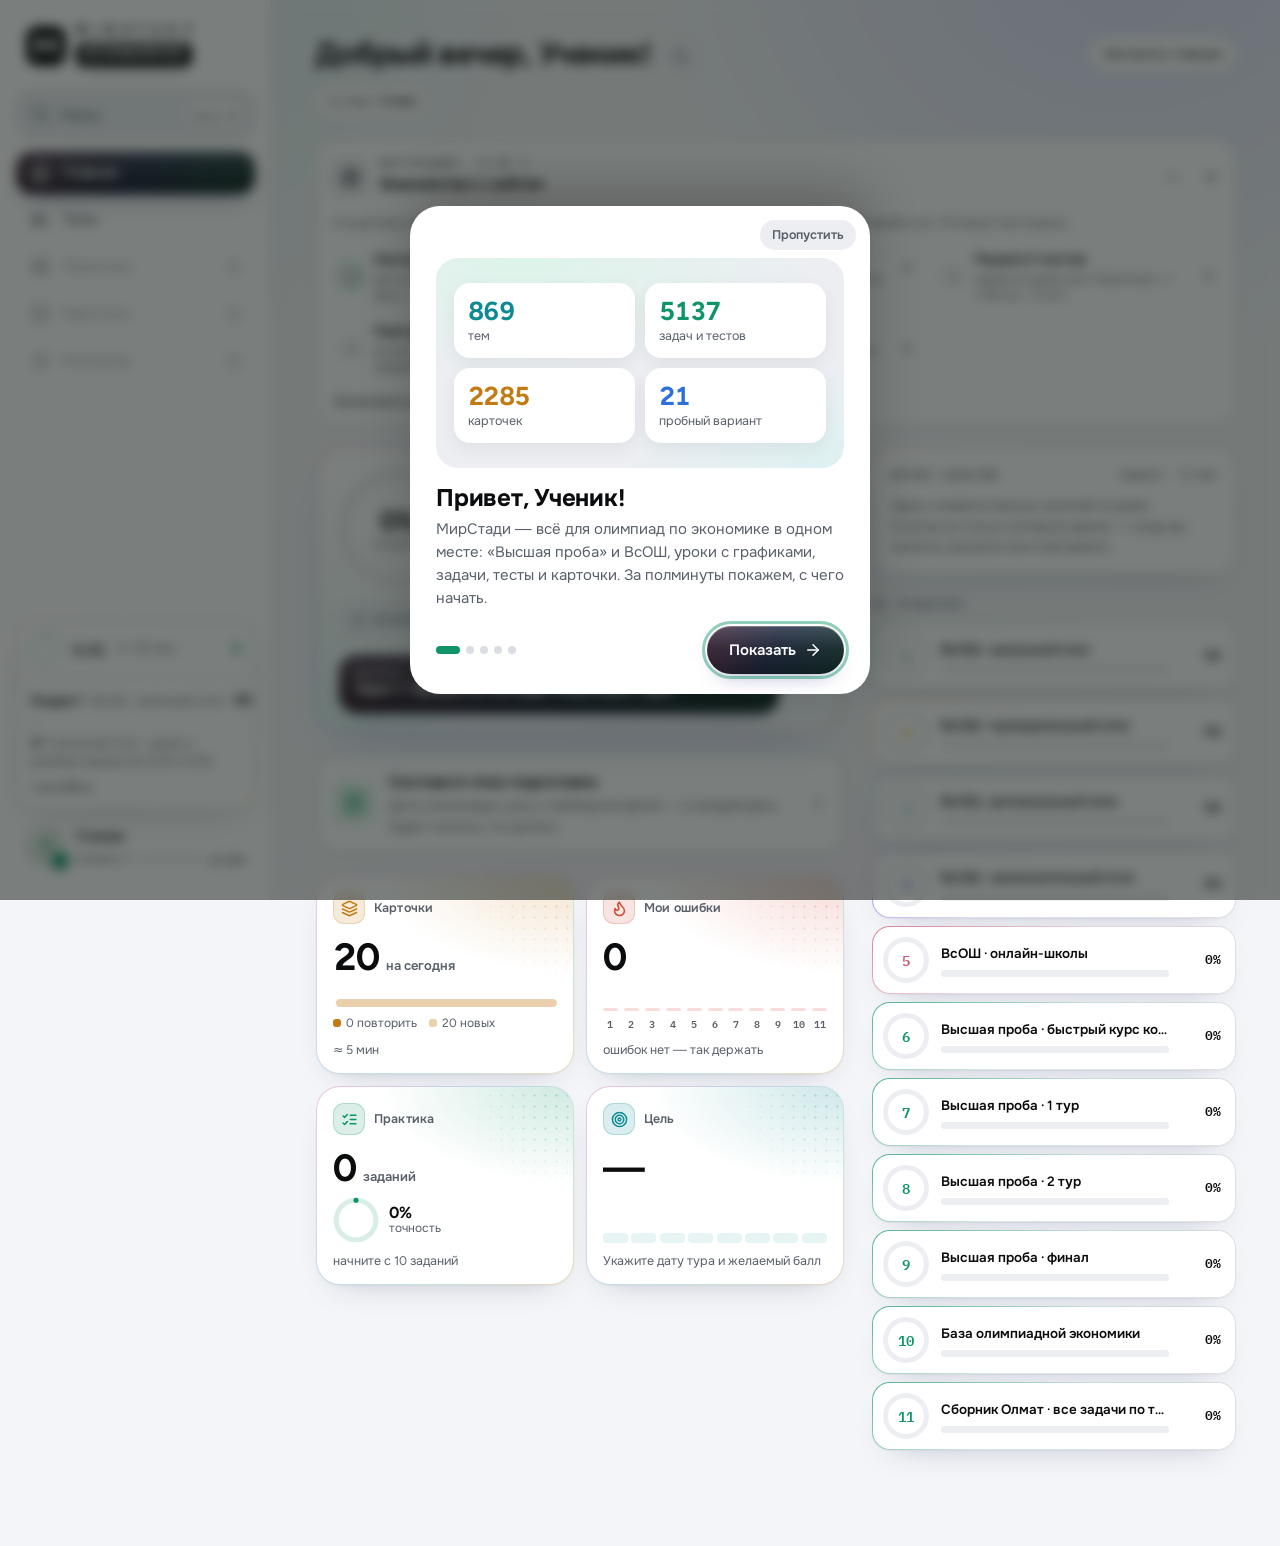
<file: index.html>
<!doctype html>
<html lang="ru" data-theme="light">
  <head>
<!--watchdog--><script>
(function(){
  var shown=false;
  function root(){return document.getElementById('root')}
  function show(msg){
    if(shown)return;shown=true;
    var d=document.createElement('div');d.id='ms-boot-fail';
    d.style.cssText='position:fixed;inset:0;display:flex;align-items:center;justify-content:center;flex-direction:column;gap:14px;background:#07080b;color:#e8e8ef;font:16px/1.45 system-ui,sans-serif;z-index:99999;padding:24px;text-align:center';
    d.innerHTML='<b style="font-size:20px">Тренажёр не загрузился</b><span style="max-width:520px;color:#a9a9b8"></span><button type="button" style="padding:10px 20px;border-radius:12px;border:0;background:#8b7cf6;color:#fff;font:600 15px system-ui,sans-serif;cursor:pointer">Обновить страницу</button>';
    d.querySelector('span').textContent=msg;
    d.querySelector('button').onclick=function(){location.reload()};
    (document.body||document.documentElement).appendChild(d);
  }
  function retryOnce(){try{if(!sessionStorage.getItem('ms-boot-retry')){sessionStorage.setItem('ms-boot-retry','1');location.reload();return true}}catch(_){}return false}
  window.addEventListener('error',function(e){
    var t=e.target;
    if(t&&t.tagName&&/^(SCRIPT|LINK)$/.test(t.tagName)&&/assets\/index-/.test(t.src||t.href||'')){
      if(!retryOnce())show('Не удалось скачать файлы приложения — обычно помогает обновление страницы.');
      return;
    }
    var m=(e&&e.message)||'';
    setTimeout(function(){var r=root();if(r&&!r.children.length)show('Ошибка запуска: '+m)},1500);
  },true);
  setTimeout(function(){var r=root();if(r&&!r.children.length)show('Приложение долго не запускается. Попробуй обновить страницу.')},25000);
  window.addEventListener('load',function(){setTimeout(function(){try{sessionStorage.removeItem('ms-boot-retry')}catch(_){}},15000)});
})();
</script><!--/watchdog-->
    <meta charset="utf-8" />
    <meta name="copyright" content="© 2026 МирСтади. Все права защищены." />
    <meta name="robots" content="noai, noimageai" />
    <meta name="viewport" content="width=device-width, initial-scale=1, viewport-fit=cover" />
    <meta name="theme-color" content="#FAFAF8" />
    <meta name="description" content="МирСтади · Экономика — подготовка к олимпиадам «Высшая проба» и ВсОШ по экономике: уроки с интерактивными графиками, задачи с разбором, тесты, карточки и пробные варианты." />
    <link rel="icon" href="./favicon.svg" type="image/svg+xml" />
    <link rel="manifest" href="./manifest.webmanifest" />
    <link rel="apple-touch-icon" href="./icons/apple-touch-icon.png" />
    <meta name="apple-mobile-web-app-capable" content="yes" />
    <meta name="mobile-web-app-capable" content="yes" />
    <meta name="apple-mobile-web-app-title" content="МирСтади Экономика" />
    <meta name="apple-mobile-web-app-status-bar-style" content="default" />
    <title>МирСтади · Экономика</title>
    <script>
      // Свой «ящик» в памяти браузера: сайты МирСтади живут на одном домене
      // (emir-html.github.io) и в одном окне Telegram, поэтому все ключи localStorage получают приставку «econ|».
      (function () {
        try {
          var P = Storage.prototype, LS = window.localStorage, X = "econ|";
          var g = P.getItem, s = P.setItem, r = P.removeItem;
          P.getItem = function (k) { return g.call(this, this === LS ? X + k : k); };
          P.setItem = function (k, v) { return s.call(this, this === LS ? X + k : k, v); };
          P.removeItem = function (k) { return r.call(this, this === LS ? X + k : k); };
        } catch (e) {}
      })();
    </script>
    <script>
      // Открыто как мини-приложение Telegram? Тогда подключаем его официальный скрипт (лежит рядом,
      // без обращения к telegram.org) — до запуска приложения, чтобы данные Telegram были готовы сразу.
      (function () {
        var tg = false;
        try {
          tg = /tgWebApp/.test(location.hash + location.search) ||
            !!sessionStorage.getItem("__telegram__initParams") || !!window.TelegramWebviewProxy;
        } catch (e) {}
        if (tg) document.write('<script src="./tg-web-app.js"><\/script>');
      })();
    </script>
    <script>
      // тема до загрузки приложения — чтобы не было «вспышки» светлого фона
      try {
        var t = localStorage.getItem("ms:theme") || "auto";
        var tgs = window.Telegram && window.Telegram.WebApp && window.Telegram.WebApp.initData && window.Telegram.WebApp.colorScheme;
        var dark = t === "dark" || (t === "auto" && (tgs ? tgs === "dark" : window.matchMedia("(prefers-color-scheme: dark)").matches));
        document.documentElement.setAttribute("data-theme", dark ? "dark" : "light");
      } catch (e) {}
    </script>
    <script type="module" crossorigin src="./assets/index-b595ad9f.js"></script>
    <link rel="stylesheet" crossorigin href="./assets/index-c2824091.css">
  </head>
  <body>
<!--splash-->
<style>
#ms-splash{position:fixed;inset:0;z-index:2147483000;overflow:hidden;pointer-events:auto;--H:clamp(58px,min(18vw,16vh),150px);
  --sp-bg:#F2F3F5;--sp-glow:rgba(0,0,0,.07);--sp-blob:rgba(120,128,140,.30);
  --liq1:radial-gradient(circle at 34% 28%,#5A5F68 0,#1A1C20 45%,#000 80%);--liq2:linear-gradient(180deg,#E4E7EB 0%,#B9BFC8 55%,#8D939C 100%);
  --beam:linear-gradient(90deg,rgba(40,44,50,0),rgba(40,44,50,.35) 60%,rgba(20,22,26,.75))}
:root[data-theme=dark] #ms-splash{--sp-bg:#000;--sp-glow:rgba(255,255,255,.11);--sp-blob:rgba(200,206,214,.20);
  --liq1:radial-gradient(circle at 34% 28%,#8A9099 0,#2A2D33 42%,#0A0A0A 82%);--liq2:linear-gradient(180deg,#FFF 0%,#E6E9ED 45%,#B4BAC3 100%);
  --beam:linear-gradient(90deg,rgba(255,255,255,0),rgba(214,219,226,.38) 55%,rgba(255,255,255,.85))}
#ms-splash .mss-back{position:absolute;inset:0;background:radial-gradient(70% 55% at 50% 48%,var(--sp-glow),transparent 75%),var(--sp-bg)}
#ms-splash .mss-back::after{content:"";position:absolute;inset:0;opacity:.05;background-image:url("data:image/svg+xml,%3Csvg xmlns='http://www.w3.org/2000/svg' width='160' height='160'%3E%3Cfilter id='n'%3E%3CfeTurbulence type='fractalNoise' baseFrequency='.9' numOctaves='2' stitchTiles='stitch'/%3E%3CfeColorMatrix values='0 0 0 0 .5 0 0 0 0 .5 0 0 0 0 .5 0 0 0 .55 0'/%3E%3C/filter%3E%3Crect width='160' height='160' filter='url(%23n)'/%3E%3C/svg%3E");background-size:160px 160px}
#ms-splash .mss-ring{position:absolute;left:0;top:0;border-radius:50%;border:1.5px solid rgba(10,10,12,.45);opacity:0;pointer-events:none}
:root[data-theme=dark] #ms-splash .mss-ring{border-color:rgba(255,255,255,.75)}
#ms-splash .mss-fx{position:absolute;left:0;top:0;width:100%;height:100%;pointer-events:none;display:block}
#ms-splash .mss-goo{position:absolute;pointer-events:none}
#ms-splash .mss-goo canvas{position:absolute;left:0;top:0;width:100%;height:100%}
#ms-splash .mss-g,#ms-splash .mss-bar{position:absolute;left:0;top:0;visibility:hidden}
#ms-splash .mss-bar{transform-origin:0 50%}
#ms-splash .mss-world{position:absolute;inset:0}
#ms-splash .mss-stage{position:absolute;inset:0;display:grid;place-items:center}
#ms-splash .mss-grp{position:relative;display:flex;align-items:center;gap:calc(var(--H)*.3)}
#ms-splash .mss-ic{position:relative;z-index:3;width:var(--H);height:var(--H);flex:none}
#ms-splash .mss-ic svg{position:relative;width:100%;height:100%;display:block;opacity:0;overflow:visible}
#ms-splash .mss-orb{position:absolute;left:0;top:0;z-index:5;border-radius:50%;overflow:hidden;opacity:0;pointer-events:none;
  -webkit-clip-path:circle(50% at 50% 50%);clip-path:circle(50% at 50% 50%);-webkit-mask-image:-webkit-radial-gradient(white,black);isolation:isolate;
  background:radial-gradient(circle at 50% 45%,#16171A 0,#060607 55%,#000 80%)}
#ms-splash .mss-swirl{position:absolute;inset:-12%;border-radius:50%;animation:mss-spin 1.1s linear infinite;
  background:radial-gradient(circle at 30% 30%,#FFF 0,rgba(255,255,255,.55) 9%,rgba(255,255,255,0) 24%),radial-gradient(circle at 72% 64%,rgba(220,224,230,.5) 0,rgba(220,224,230,0) 20%),radial-gradient(circle at 46% 54%,#000 0,#000 30%,rgba(0,0,0,0) 64%),radial-gradient(circle at 70% 30%,#2A2D33 0,rgba(42,45,51,0) 36%),#050506}
#ms-splash .mss-swirl::after{content:"";position:absolute;inset:10%;border-radius:50%;animation:mss-spin 1.6s linear infinite reverse;
  background:radial-gradient(circle at 64% 24%,rgba(255,255,255,.7) 0,rgba(255,255,255,0) 18%),radial-gradient(circle at 26% 70%,rgba(255,255,255,.28) 0,rgba(255,255,255,0) 16%),radial-gradient(circle at 50% 50%,rgba(0,0,0,.85) 0,rgba(0,0,0,0) 48%)}
#ms-splash .mss-hl{position:absolute;inset:0;border-radius:50%;background:radial-gradient(circle at 33% 27%,rgba(255,255,255,.95) 0,rgba(255,255,255,.6) 8%,rgba(255,255,255,0) 26%),radial-gradient(circle at 64% 80%,rgba(255,255,255,.25),rgba(255,255,255,0) 40%);
  box-shadow:inset 0 0 0 1px rgba(255,255,255,.32),inset 0 -6px 14px rgba(255,255,255,.14)}
/* светлая тема: тот же переливающийся шар, но жемчужный — больше белого, чёрное акцентами */
:root:not([data-theme=dark]) #ms-splash .mss-orb{background:radial-gradient(circle at 50% 45%,#FFF 0,#ECEEF1 55%,#C9CED6 85%)}
:root:not([data-theme=dark]) #ms-splash .mss-swirl{background:radial-gradient(circle at 30% 30%,#FFF 0,rgba(255,255,255,0) 30%),radial-gradient(circle at 70% 66%,rgba(10,10,12,.85) 0,rgba(10,10,12,0) 20%),radial-gradient(circle at 46% 54%,#F4F5F7 0,#E4E7EB 34%,rgba(228,231,235,0) 66%),radial-gradient(circle at 72% 30%,#9AA0A8 0,rgba(154,160,168,0) 30%),#DADEE3}
:root:not([data-theme=dark]) #ms-splash .mss-swirl::after{background:radial-gradient(circle at 62% 24%,rgba(255,255,255,.95) 0,rgba(255,255,255,0) 20%),radial-gradient(circle at 28% 70%,rgba(0,0,0,.55) 0,rgba(0,0,0,0) 15%),radial-gradient(circle at 50% 50%,rgba(255,255,255,.6) 0,rgba(255,255,255,0) 46%)}
:root:not([data-theme=dark]) #ms-splash .mss-hl{box-shadow:inset 0 0 0 1px rgba(0,0,0,.12),inset 0 -8px 16px rgba(0,0,0,.12)}
@keyframes mss-spin{to{transform:rotate(360deg)}}
#ms-splash .mss-lock{--h:var(--H)!important}
#ms-splash .mss-lock .brand-mir{background:none!important;-webkit-text-fill-color:var(--bw-t1)!important;color:var(--bw-t1)!important;animation:none!important}
#ms-splash .mss-lock .brand-biz,#ms-splash .mss-lock .brand-mir i{opacity:0}
#ms-splash .mss-lock .brand-biz::after{animation:none!important;left:-60%}
#ms-splash .mss-lock .brand-biz.mss-shine::after{animation:bw-sheen-h .8s cubic-bezier(.22,.61,.36,1) 1 both!important}
#ms-splash .mss-lock .brand-biz.mss-shine2::after{animation:bw-sheen-h 1.3s cubic-bezier(.37,0,.63,1) 1 both!important}
#ms-splash{--mss-g1:#7E8896;--mss-g2:#C9D0DA}
:root[data-theme=dark] #ms-splash{--mss-g1:#A9B8FF;--mss-g2:#FFD6F2}
#ms-splash .mss-lock.mss-glint .brand-mir i{background-image:linear-gradient(100deg,var(--bw-t1) 0%,var(--bw-t1) 35%,var(--mss-g1) 44%,var(--mss-g2) 50%,var(--mss-g1) 56%,var(--bw-t1) 65%,var(--bw-t1) 100%)!important;background-size:300% 100%!important;background-position:100% 0;-webkit-background-clip:text!important;background-clip:text!important;-webkit-text-fill-color:transparent!important;color:transparent!important}
html.mss-on .sidebar .logo>*,html.mss-on .topbar a.row>svg,html.mss-on .topbar a.row>.brand{visibility:hidden}
</style>
<div id="ms-splash" aria-hidden="true">
  <div class="mss-back"></div>
  <canvas class="mss-fx"></canvas>
  <div class="mss-world">
    <div class="mss-ring"></div><div class="mss-ring"></div>
    <div class="mss-goo mss-goo1"></div>
    <div class="mss-goo mss-goo2"></div>
    <div class="mss-stage"><div class="mss-grp">
      <div class="mss-ic"><svg viewBox="0 0 64 64"><rect x="0.75" y="0.75" width="62.5" height="62.5" rx="17.5" fill="#0A0A0A" stroke="var(--logo-edge, #0A0A0A)" stroke-width="1.5"/><path d="M18 45V19l14 16 14-16v26" fill="none" stroke="#FFFFFF" stroke-width="6" stroke-linecap="round" stroke-linejoin="round"/></svg></div>
      <span class="bw-lock mss-lock"><span class="brand-mir"><i>M</i><i>I</i><i>R</i><i>S</i><i>T</i><i>U</i><i>D</i><i>Y</i></span><span class="brand-biz"><i>E</i><i>C</i><i>O</i><i>N</i><i>O</i><i>M</i><i>I</i><i>C</i><i>S</i></span></span>
    </div></div>
  </div>
  <div class="mss-orb"><div class="mss-swirl"></div><div class="mss-hl"></div></div>
  <div class="mss-goo mss-goo1 mss-goo3"></div>
</div>
<script>
(function () {
  var el = document.getElementById("ms-splash"), root = document.documentElement;
  if (!el) return;
  var skip = false, S = 1;
  try { var m = /[?&]spslow=(\d+)/.exec(location.search); if (m) S = +m[1]; } catch (e) {}
  try { if (sessionStorage.getItem("econ:splash") && S === 1) skip = true; sessionStorage.setItem("econ:splash", "1"); } catch (e) {}
  try { if (matchMedia("(prefers-reduced-motion: reduce)").matches) skip = true; } catch (e) {}
  if (!el.animate) skip = true;
  if (skip) { el.parentNode.removeChild(el); return; }
  root.classList.add("mss-on");
  var $ = function (s) { return el.querySelector(s); }, $$ = function (s) { return [].slice.call(el.querySelectorAll(s)); };
  var ic = $(".mss-ic"), svg = $(".mss-ic svg"), mPath = $(".mss-ic path"), back = $(".mss-back"), world = $(".mss-world"),
      g1 = $(".mss-goo1"), g2 = $(".mss-goo2"), orb = $(".mss-orb"), swirl = $(".mss-swirl"), g3 = $(".mss-goo3"), chip = $(".brand-biz"),
      mirL = $$(".brand-mir i"), bizL = $$(".brand-biz i");
  if (S !== 1) { swirl.style.animationDuration = (0.9 * S) + "s"; el.style.setProperty("--mss-slow", S); }
  var SPRING = "cubic-bezier(.34,1.56,.64,1)", BOUNCE = "cubic-bezier(.3,1.75,.5,1)", SOFT = "cubic-bezier(.45,0,.2,1)";
  var A = function (n, k, o) { o.fill = o.fill || "both"; o.duration *= S; o.delay = (o.delay || 0) * S; return n.animate(k, o); };
  var later = function (f, t) { return setTimeout(f, t * S); };
  var rnd = function (a, b) { return a + Math.random() * (b - a); };
  var done = false;
  function finish() {
    if (done) return; done = true;
    root.classList.remove("mss-on");
    requestAnimationFrame(function () { if (el.parentNode) el.parentNode.removeChild(el); });
  }
  var ROOT = { ox: 0, oy: 0 };
  function T(box, x, y, s, extra) { return "translate(" + (x - box.ox) + "px," + (y - box.oy) + "px) scale(" + (s == null ? 1 : s) + ")" + (extra || ""); }
  function setBox(box, l, t, w, h) { box.ox = l; box.oy = t; box.style.left = l + "px"; box.style.top = t + "px"; box.style.width = w + "px"; box.style.height = h + "px"; }
  function blob(box, d, cls) {
    var b = document.createElement("i"); b.className = "mss-g" + (cls ? " " + cls : "");
    b.style.width = b.style.height = d + "px"; b.style.marginLeft = b.style.marginTop = (-d / 2) + "px";
    b.style.transform = "scale(0)"; box.appendChild(b); return b;
  }
  var ctr = function (r) { return [r.left + r.width / 2, r.top + r.height / 2]; };
  // плотные ключевые кадры по физической формуле — анимация идёт без «ступенек»
  function frames(dur, n, f) { var k = []; for (var i = 0; i <= n; i++) { var o = f(i / n * dur, i / n); o.offset = i / n; k.push(o); } return k; }
  // струя: голова летит по кривой, хвост повторяет путь с отставанием, пересчёт каждый кадр
  function snake(box, path, rad, dur, lag, n, delay, cls, taper, byHead) {
    taper = taper == null ? .55 : taper;
    var segs = [], d = 64;
    for (var i = 0; i < n; i++) segs.push(blob(box, d, cls));
    var D = dur * S, L = lag * S;
    later(function () {
      var t0 = performance.now();
      (function frame(now) {
        var t = now - t0;
        for (var i = 0; i < n; i++) {
          var ti = (t - i * L / n) / D, c = Math.max(0, Math.min(1, ti)), p = path(c);
          var r = ti <= 0 || (i > 0 && ti >= 1) ? 0 : rad(byHead ? Math.max(0, Math.min(1, t / D)) : c) * (1 - taper * i / n);
          segs[i].style.transform = T(box, p[0], p[1], 2 * r / d);
        }
        if (t < D + L) requestAnimationFrame(frame);
        else for (var k = 1; k < n; k++) segs[k].remove();
      })(t0);
    }, delay);
    return segs[0];
  }

  // ── Жидкость рисует видеокарта (WebGL2) на ОДНОМ холсте во весь экран: поле «метаболов» + глянец, блик, ободок.
  // Без SVG-фильтров и без трансформаций холста — поэтому нет «квадратиков» и рывков ни на iOS, ни на Android.
  var FS = "#version 300 es\nprecision highp float;uniform sampler2D uT;uniform int uN;uniform float uSc,uH,uDark;uniform vec2 uSh;uniform vec4 uCap;uniform vec2 uCapC;out vec4 o;" +
    "vec4 sh(float F,vec2 G,float C,float O){const float TH=.5625;if(F<TH*.5)return vec4(0.);float g=length(G)+1e-5;float w=max(.01,g*.7/uSc);float al=smoothstep(TH-w,TH+w,F);if(al<=0.)return vec4(0.);" +
    "float l=C/F,op=O/F,ed=clamp(1.-(F-TH)/.75,0.,1.);ed=ed*ed*(3.-2.*ed);vec2 n2=-G/g*ed*.93;float nz=sqrt(max(0.,1.-dot(n2,n2)));vec3 n=vec3(n2,nz);" +
    "vec3 L=normalize(vec3(-.45,-.62,.64));vec3 Hh=normalize(L+vec3(0.,0.,1.));float ndl=dot(n,L);float sp=pow(max(dot(n,Hh),0.),30.);float rim=(1.-nz);rim*=rim;" +
    "float v=(8.+240.*l)*(.8+.22*ndl)/255.;float rs=uDark>.5?.9-.55*l:.34;float rc=uDark>.5?1.:mix(.16,.5,l);v=v*(1.-rim*rs)+rc*rim*rs+sp*(uDark>.5?.94:.8);v=clamp(v,0.,1.);" +
    "float A=al*op;return vec4(clamp(vec3(v-.008,v-.004,v+.008),0.,1.)*A,A);}" +
    "void main(){vec2 p=vec2(gl_FragCoord.x,uH-gl_FragCoord.y)/uSc;float F1=0.,F2=0.,F3=0.,C1=0.,C2=0.,C3=0.,O1=0.,O2=0.,O3=0.;vec2 G1=vec2(0.),G2=vec2(0.),G3=vec2(0.);" +
    "for(int i=0;i<256;i++){if(i>=uN)break;vec4 a=texelFetch(uT,ivec2(i,0),0);vec4 b=texelFetch(uT,ivec2(i,1),0);float ly=texelFetch(uT,ivec2(i,2),0).x;" +
    "vec2 d=(ly<2.5?p-uSh:p)-a.xy;vec2 q=vec2(b.x*d.x+b.y*d.y,b.z*d.x+b.w*d.y);float r2=dot(q,q);if(r2<4.){float t=1.-.25*r2;float k=t*t;vec2 gg=-t*(q.x*b.xy+q.y*b.zw);" +
    "if(ly<1.5){F1+=k;C1+=k*a.z;O1+=k*a.w;G1+=gg;}else if(ly<2.5){F2+=k;C2+=k*a.z;O2+=k*a.w;G2+=gg;}else{F3+=k;C3+=k*a.z;O3+=k*a.w;G3+=gg;}}}" +
    "if(uCap.w>0.){vec2 pp=p-uSh;float px=clamp(pp.x,uCap.x,uCap.y);vec2 d=vec2(pp.x-px,pp.y-uCap.z)/uCap.w;float r2=dot(d,d);if(r2<4.){float t=1.-.25*r2;float k=t*t;F2+=k;C2+=k*uCapC.x;O2+=k*uCapC.y;G2-=t*d/uCap.w;}}" +
    "vec4 c=sh(F1,G1,C1,O1);vec4 c2=sh(F2,G2,C2,O2);c=c2+c*(1.-c2.a);vec4 c3=sh(F3,G3,C3,O3);o=c3+c*(1.-c3.a);}";
  var VS = "#version 300 es\nin vec2 a;void main(){gl_Position=vec4(a,0.,1.);}";
  var SCMAX = 3, slow = 0, lastT = 0, cv = $(".mss-fx"), gl = null, U = {}, BUF = new Float32Array(256 * 3 * 4), CW = 0, CH = 0, CSC = 1, drew = false, flightCol = 0;
  function glInit() {
    try {
      gl = cv.getContext("webgl2", { premultipliedAlpha: true, alpha: true, antialias: false, depth: false, stencil: false, preserveDrawingBuffer: false, failIfMajorPerformanceCaveat: S === 1 });
      if (!gl) return false;
      var sh = function (t, src) { var x = gl.createShader(t); gl.shaderSource(x, src); gl.compileShader(x); if (!gl.getShaderParameter(x, gl.COMPILE_STATUS)) throw gl.getShaderInfoLog(x); return x; };
      var pr = gl.createProgram(); gl.attachShader(pr, sh(gl.VERTEX_SHADER, VS)); gl.attachShader(pr, sh(gl.FRAGMENT_SHADER, FS)); gl.linkProgram(pr);
      if (!gl.getProgramParameter(pr, gl.LINK_STATUS)) throw "link";
      gl.useProgram(pr);
      var vb = gl.createBuffer(); gl.bindBuffer(gl.ARRAY_BUFFER, vb); gl.bufferData(gl.ARRAY_BUFFER, new Float32Array([-1, -1, 3, -1, -1, 3]), gl.STATIC_DRAW);
      var al = gl.getAttribLocation(pr, "a"); gl.enableVertexAttribArray(al); gl.vertexAttribPointer(al, 2, gl.FLOAT, false, 0, 0);
      var tx = gl.createTexture(); gl.activeTexture(gl.TEXTURE0); gl.bindTexture(gl.TEXTURE_2D, tx);
      gl.texParameteri(gl.TEXTURE_2D, gl.TEXTURE_MIN_FILTER, gl.NEAREST); gl.texParameteri(gl.TEXTURE_2D, gl.TEXTURE_MAG_FILTER, gl.NEAREST);
      gl.texParameteri(gl.TEXTURE_2D, gl.TEXTURE_WRAP_S, gl.CLAMP_TO_EDGE); gl.texParameteri(gl.TEXTURE_2D, gl.TEXTURE_WRAP_T, gl.CLAMP_TO_EDGE);
      gl.texImage2D(gl.TEXTURE_2D, 0, gl.RGBA32F, 256, 3, 0, gl.RGBA, gl.FLOAT, null);
      ["uT", "uN", "uSc", "uH", "uDark", "uSh", "uCap", "uCapC"].forEach(function (n) { U[n] = gl.getUniformLocation(pr, n); });
      gl.uniform1i(U.uT, 0); gl.clearColor(0, 0, 0, 0);
      if (gl.getError() !== gl.NO_ERROR) throw "gl";
      cv.addEventListener("webglcontextlost", function (e) { e.preventDefault(); finish(); });
      fit(); return true;
    } catch (e) { gl = null; return false; }
  }
  function fit() {
    CSC = Math.min(SCMAX, window.devicePixelRatio || 1);
    var w = Math.max(1, Math.round(innerWidth * CSC)), h = Math.max(1, Math.round(innerHeight * CSC));
    if (w === CW && h === CH) return;
    cv.width = CW = w; cv.height = CH = h; drew = true;
  }
  var MRE = /matrix\(([^)]+)\)/;
  function draw() {
    fit();
    var n = 0, cap = null, bx = [1e9, 1e9, -1e9, -1e9], shx = 0, shy = 0, DARK = root.getAttribute("data-theme") === "dark";
    var wm = MRE.exec(getComputedStyle(world).transform); if (wm) { var wv = wm[1].split(","); shx = +wv[4]; shy = +wv[5]; }
    var grow = function (x, y, r) { if (x - r < bx[0]) bx[0] = x - r; if (y - r < bx[1]) bx[1] = y - r; if (x + r > bx[2]) bx[2] = x + r; if (y + r > bx[3]) bx[3] = y + r; };
    var boxes = [[g1, 1], [g2, 2], [g3, 3]];
    for (var bi = 0; bi < 3; bi++) {
      var box = boxes[bi][0], ly = boxes[bi][1], bop = +getComputedStyle(box).opacity; if (!(bop > .01)) continue;
      var sx = ly < 3 ? shx : 0, sy = ly < 3 ? shy : 0, els = box.querySelectorAll(".mss-g,.mss-bar");
      for (var k = 0; k < els.length && n < 256; k++) {
        var e = els[k]; if (e.style.transform === "scale(0)" && !(e.getAnimations && e.getAnimations().length)) continue;
        var cs = getComputedStyle(e), op = +cs.opacity * bop; if (!(op > .01)) continue;
        var mm = MRE.exec(cs.transform); if (!mm) continue; var M = mm[1].split(",").map(Number);
        var col = ly === 3 ? (DARK ? 0 : flightCol) : (ly === 1 || e.classList.contains("k") ? 0 : 1);
        if (e.classList.contains("mss-bar")) {
          var bw = e.offsetWidth, bh = e.offsetHeight, rr = bh * M[3] / 2; if (rr < .3) continue;
          var left = box.ox + e.offsetLeft, xa = left + rr; cap = [xa, Math.max(xa, left + bw * M[0] - rr), box.oy + e.offsetTop + bh / 2, rr, col, op];
          grow(cap[0] + sx, cap[2] + sy, 2 * rr); grow(cap[1] + sx, cap[2] + sy, 2 * rr); continue;
        }
        var a = M[0], b = M[1], c = M[2], d = M[3], det = a * d - b * c; if (Math.abs(det) < 1e-6) continue;
        var rad = (e._d || (e._d = e.offsetWidth)) / 2; if (rad * Math.sqrt(Math.abs(det)) < .15) continue;
        var px = box.ox + M[4], py = box.oy + M[5], o0 = n * 4, o1 = (256 + n) * 4, o2 = (512 + n) * 4;
        BUF[o0] = px; BUF[o0 + 1] = py; BUF[o0 + 2] = col; BUF[o0 + 3] = op;
        BUF[o1] = d / det / rad; BUF[o1 + 1] = -c / det / rad; BUF[o1 + 2] = -b / det / rad; BUF[o1 + 3] = a / det / rad;
        BUF[o2] = ly;
        grow(px + sx, py + sy, 2 * rad * Math.max(Math.hypot(a, b), Math.hypot(c, d)) + 3);
        n++;
      }
    }
    if (!n && !cap && !drew) return;
    gl.viewport(0, 0, CW, CH); gl.disable(gl.SCISSOR_TEST); gl.clear(gl.COLOR_BUFFER_BIT); drew = !!(n || cap);
    if (!drew) return;
    var x0 = Math.max(0, Math.floor(bx[0] * CSC)), x1 = Math.min(CW, Math.ceil(bx[2] * CSC)), y0 = Math.max(0, Math.floor(bx[1] * CSC)), y1 = Math.min(CH, Math.ceil(bx[3] * CSC));
    if (x1 <= x0 || y1 <= y0) return;
    gl.enable(gl.SCISSOR_TEST); gl.scissor(x0, CH - y1, x1 - x0, y1 - y0);
    gl.texSubImage2D(gl.TEXTURE_2D, 0, 0, 0, 256, 3, gl.RGBA, gl.FLOAT, BUF);
    gl.uniform1i(U.uN, n); gl.uniform1f(U.uSc, CSC); gl.uniform1f(U.uH, CH); gl.uniform1f(U.uDark, DARK ? 1 : 0); gl.uniform2f(U.uSh, shx, shy);
    if (cap) { gl.uniform4f(U.uCap, cap[0], cap[1], cap[2], cap[3]); gl.uniform2f(U.uCapC, cap[4], cap[5]); } else gl.uniform4f(U.uCap, 0, 0, 0, 0);
    gl.drawArrays(gl.TRIANGLES, 0, 3);
  }
  function loop(now) {
    if (done) return;
    // слабая видеокарта: если кадры долгие — снижаем внутреннее разрешение, движение остаётся плавным
    if (lastT && S === 1) { slow = now - lastT > 24 ? slow + 1 : 0; if (slow >= 4 && SCMAX > 1) { SCMAX = Math.max(1, Math.min(SCMAX, window.devicePixelRatio || 1) * .72); slow = 0; } }
    lastT = now;
    try { draw(); } catch (e) { finish(); return; } requestAnimationFrame(loop);
  }
  // свернули Telegram/вкладку посреди заставки — сразу показываем сайт
  document.addEventListener("visibilitychange", function () { if (document.hidden && !done) finish(); });
  // нет WebGL2 (старые iOS) или графика программная — заставку не показываем, сразу сайт
  if (!glInit()) { finish(); return; }
  function rectOf(n) {
    if (!n) return null;
    var r = n.getBoundingClientRect(), cs = getComputedStyle(n);
    return r.width > 1 && r.height > 1 && cs.display !== "none" && r.right > 0 && r.left < innerWidth && r.bottom > 0 && r.top < innerHeight ? r : null;
  }
  function targets() {
    var a = document.querySelector(".sidebar .logo"), t = a && rectOf(a.querySelector("svg"));
    if (t) return { ic: t, lk: a.querySelector(".word"), icn: a.querySelector("svg") };
    var b = document.querySelector(".topbar a.row"); t = b && rectOf(b.querySelector("svg"));
    if (t) return { ic: t, lk: b.querySelector(".brand"), icn: b.querySelector("svg") };
    return null;
  }
  var H, cx, cy, OD, L3;

  // полёт: шар снова становится жидкой каплей — толстая голова, тонкий хвост — и садится на место значка
  function leave() {
    el.style.pointerEvents = "none";
    var t = targets();
    A(back, [{ opacity: 1 }, { opacity: 0 }], { duration: 460, delay: 80, easing: "ease-out" });
    if (!t) { A(orb, [{ transform: T(ROOT, cx, cy, 1), opacity: 1 }, { transform: T(ROOT, cx, cy, .2), opacity: 0 }], { duration: 360, easing: "ease-in", fill: "forwards" }).onfinish = finish; return; }
    var p0 = [cx, cy], p2 = ctr(t.ic), rT = t.ic.width / 2, r0 = Math.max(rT * .9, OD / 2 * .5);
    var p1 = [(p0[0] + p2[0]) / 2 + (p2[1] - p0[1]) * .16, (p0[1] + p2[1]) / 2 - Math.abs(p2[0] - p0[0]) * .2 - 16];
    var B = function (u) { var a = (1 - u) * (1 - u), b = 2 * u * (1 - u), c = u * u; return [a * p0[0] + b * p1[0] + c * p2[0], a * p0[1] + b * p1[1] + c * p2[1]]; };
    var ease = function (x) { return x < .5 ? 4 * x * x * x : 1 - Math.pow(-2 * x + 2, 3) / 2; };
    // слой только вокруг траектории — фильтр считает меньше пикселей, кадров больше
    var bx0 = Math.max(0, Math.min(p0[0], p1[0], p2[0]) - 70), by0 = Math.max(0, Math.min(p0[1], p1[1], p2[1]) - 70);
    setBox(g3, bx0, by0, Math.max(p0[0], p1[0], p2[0]) + 70 - bx0, Math.max(p0[1], p1[1], p2[1]) + 70 - by0);
    var FD = 440, LAG = 60;
    A(orb, [{ opacity: 1, transform: T(ROOT, cx, cy, 1) }, { opacity: 0, transform: T(ROOT, cx, cy, .5) }], { duration: 120, easing: "ease-in", fill: "forwards" });
    var tF = performance.now(); (function fc(now) { var x = Math.min(1, (now - tF) / (FD * S)); flightCol = .9 * (1 - x * x * (3 - 2 * x)); if (x < 1 && !done) requestAnimationFrame(fc); })(tF);
    snake(g3, function (c) { return B(ease(c)); }, function (c) { var u = ease(c); return r0 + (rT * .95 - r0) * u; }, FD, LAG, 24, 0, "k2", .9, true);
    later(function () {
      root.classList.remove("mss-on");
      try { t.icn.animate(frames(380, 48, function (tt) { var e = Math.exp(-tt / 90), c = Math.cos(2 * Math.PI * tt / 130); return { transform: "scale(" + (1 + .12 * e * c) + "," + (1 - .1 * e * c) + ")" }; }), { duration: 380 * S, easing: "linear" }); } catch (e) {}
      try { if (t.lk) t.lk.animate([{ clipPath: "inset(0 100% 0 0)", transform: "translateX(-6px)" }, { clipPath: "inset(0 0 0 0)", transform: "translateX(0)" }], { duration: 380 * S, easing: "cubic-bezier(.22,.8,.3,1)" }); } catch (e) {}
      A(g3, [{ opacity: 1 }, { opacity: 0 }], { duration: 170, delay: 30, easing: "ease-out", fill: "forwards" }).onfinish = finish;
    }, FD);
  }
  function waitApp(t0) {
    if (targets() || performance.now() - t0 > 6000) return leave();
    requestAnimationFrame(function () { waitApp(t0); });
  }

  function play() {
    // сцену фиксируем в пикселях: если Telegram меняет высоту окна во время анимации, надпись не уезжает от жидкости
    if (S !== 1) window.__mssStart = performance.now();
    var stg = $(".mss-stage"); stg.style.right = stg.style.bottom = "auto"; stg.style.width = innerWidth + "px"; stg.style.height = innerHeight + "px";
    H = ic.offsetWidth;
    var W = innerWidth, g = $(".mss-grp").getBoundingClientRect();
    cx = g.left + g.width / 2; cy = g.top + g.height / 2;
    var icX = g.left + H / 2, R1 = H * .56, s1 = 2 * R1 / 64;
    var mirC = mirL.map(function (n) { return ctr(n.getBoundingClientRect()); }), mh = mirL[0].getBoundingClientRect().height;
    var cr = chip.getBoundingClientRect(), cc = ctr(cr);
    var w1 = Math.min(W, W * .45 + 2 * H + 160);
    setBox(g1, Math.max(0, icX - w1 / 2), 0, w1, cy + H * 1.7);
    setBox(g2, 0, cy - H * 1.35, W, H * 2.7);
    requestAnimationFrame(loop);
    OD = H * 1.12; orb.style.width = orb.style.height = OD + "px"; orb.style.marginLeft = orb.style.marginTop = (-OD / 2) + "px";

    // 1. чёрная капля падает с ускорением (как под тяжестью), чуть изгибаясь — не плывёт, а летит
    var hit = 420;
    var side = Math.random() < .5 ? -1 : 1, sx = icX + side * W * rnd(.07, .13), sy = -40, dx = icX - sx, dy = cy - sy,
        len = Math.hypot(dx, dy), nx = -dy / len, ny = dx / len, AMP = Math.min(46, W * .065), ph = rnd(0, 6.28), f1 = rnd(1.1, 1.5), f2 = rnd(2.3, 3);
    var head = snake(g1, function (t) {
      var u = Math.pow(t, 1.55), env = Math.pow(1 - u, 1.2) * Math.min(1, u * 6);
      var w = (AMP * Math.sin(6.283 * f1 * u + ph) + AMP * .4 * Math.sin(6.283 * f2 * u + ph * 1.7)) * env;
      return [sx + dx * u + nx * w, sy + dy * u + ny * w];
    }, function (t) { return 4 + (R1 - 4) * Math.pow(t, 1.9); }, hit, 150, 72, 0);

    // 2. навстречу — белая капля слева на полной скорости; встречаются в одну и ту же секунду
    var WD = 340, tc = .56, ws = hit - tc * WD, x0 = -80, xc = icX - R1 * .85, xEnd = cr.left + cr.height * .5;
    var y0 = cy + rnd(-.06, .06) * innerHeight, R2 = H * .3;
    var v = 2.1 * (xc - x0) / tc, dx2 = xEnd - xc, kk = Math.max(1.2, Math.min(5, v * (1 - tc) / dx2));
    var wx = function (t) { if (t < tc) return x0 + (xc - x0) * Math.pow(t / tc, 2.1); var s = (t - tc) / (1 - tc); return xc + dx2 * (1 - Math.pow(1 - s, kk)); };
    var wyf = function (t) { if (t < tc) { var u = t / tc; return y0 + (cy - y0) * (1 - Math.pow(1 - u, 2)); } var s = (t - tc) / (1 - tc); return cy + (cc[1] - cy) * (1 - Math.pow(1 - s, 2)); };
    var whead = snake(g2, function (t) { return [wx(t), wyf(t)]; }, function (t) { return 3 + (R2 - 3) * Math.min(1, t * 1.7); }, WD, 120, 48, ws, "", .82);
    var tex = tc;
    for (var j = 0; j <= 200; j++) { if (wx(tc + (1 - tc) * j / 200) >= icX + R1 * .75) { tex = tc + (1 - tc) * j / 200; break; } }
    var exitT = ws + tex * WD, cx0 = icX - R1 * .8;
    // удар: сжатие, отдача вправо-вниз (капля ещё летела вниз), затухающие колебания и мелкая дрожь
    var jig = function (tt) {
      var e = Math.exp(-tt / 160), c = Math.cos(2 * Math.PI * tt / 95), ph1 = (tt / 40) * Math.exp(1 - tt / 40);
      return { e: e, sx: 1 - .42 * e * c, sy: 1 + .32 * e * c, tx: R1 * .32 * ph1 + 6 * e * Math.sin(2 * Math.PI * tt / 34), ty: R1 * .16 * ph1 + 4 * e * Math.cos(2 * Math.PI * tt / 42), rot: 11 * e * Math.sin(2 * Math.PI * tt / 130) };
    };
    A(head, frames(640, 140, function (tt) { var j = jig(tt);
      return { transform: T(g1, icX, cy, s1, " translate(" + (j.tx / s1) + "px," + (j.ty / s1) + "px) rotate(" + j.rot + "deg) scale(" + j.sx + "," + j.sy + ")") };
    }), { duration: 640, delay: hit, easing: "linear", fill: "forwards" });
    // сотрясение всей сцены
    A(world, frames(420, 84, function (tt) { var e = Math.exp(-tt / 110); return { transform: "translate(" + (12 * e * Math.sin(2 * Math.PI * tt / 48)) + "px," + (7 * e * Math.cos(2 * Math.PI * tt / 61)) + "px)" }; }),
      { duration: 420, delay: hit, easing: "linear", fill: "forwards" });
    // ударная волна: два тонких кольца от точки столкновения
    $$(".mss-ring").forEach(function (r, i) {
      var d = R1 * 2; r.style.width = r.style.height = d + "px"; r.style.marginLeft = r.style.marginTop = (-d / 2) + "px";
      A(r, [{ opacity: .9, transform: "translate(" + cx0 + "px," + cy + "px) scale(.25)" }, { opacity: 0, transform: "translate(" + cx0 + "px," + cy + "px) scale(" + (2.6 + i * 1.3) + ")" }],
        { duration: 420 + i * 140, delay: hit + i * 55, easing: "cubic-bezier(.1,.7,.3,1)", fill: "forwards" });
    });
    // брызги: полёт с сопротивлением воздуха и гравитацией, капли тают к концу
    function spray(box, n, x0, y0, a0, spread, v0, v1, d0, d1, delay) {
      for (var i = 0; i < n; i++) (function () {
        var b = blob(box, 64), a = a0 + rnd(-spread, spread), sp = rnd(v0, v1), life = rnd(300, 520), d = rnd(d0, d1) / 64, tau = rnd(120, 210), gr = .0012;
        A(b, frames(life, 48, function (tt, p) {
          var k = tau * (1 - Math.exp(-tt / tau)), x = x0 + Math.cos(a) * sp * k, y = y0 + Math.sin(a) * sp * k + .5 * gr * tt * tt;
          return { transform: T(box, x, y, d * Math.min(1, p / .06) * (1 - Math.pow(p, 2.2))) };
        }), { duration: life, delay: delay + rnd(0, 24), easing: "linear", fill: "forwards" });
      })();
    }
    spray(g2, 14, cx0, cy, Math.PI, 1.25, .45, 1.3, H * .07, H * .18, hit);          // белое — отскок назад, вверх и вниз
    spray(g1, 12, icX, cy, 0, Math.PI, .4, 1.05, H * .07, H * .17, hit + 8);           // чёрное — во все стороны
    spray(g2, 16, icX + R1 * .8, cy, 0, .95, .8, 1.9, H * .06, H * .16, exitT);        // белый веер из разрыва справа
    spray(g1, 8, icX + R1 * .7, cy, 0, 1.1, .6, 1.4, H * .06, H * .15, exitT - 10);    // чёрные осколки из разрыва
    // 3. чёрная капля становится значком (колебание продолжается уже на значке)
    var icT = hit + 240, dT = icT - hit;
    A(head, [{ transform: T(g1, icX, cy, s1), opacity: 1 }, { transform: T(g1, icX, cy, H * .9 / 64), opacity: 0 }], { duration: 200, delay: icT, easing: SOFT, fill: "forwards" });
    A(svg, frames(640, 128, function (tt, p) {
      var j = jig(tt + dT), big = 1 + .14 * Math.exp(-tt / 90);
      return { opacity: Math.min(1, p * 5), transform: "translate(" + j.tx * .5 + "px," + j.ty + "px) rotate(" + j.rot * .6 + "deg) scale(" + big * j.sx + "," + big * j.sy + ")" };
    }), { duration: 640, delay: icT, easing: "linear" });
    var Lp = 0; try { Lp = mPath.getTotalLength(); } catch (e) {} if (!Lp) Lp = 90;
    mPath.style.strokeDasharray = Lp;
    A(mPath, [{ strokeDashoffset: Lp, opacity: 0 }, { strokeDashoffset: Lp * .97, opacity: 1, offset: .04 }, { strokeDashoffset: 0, opacity: 1 }], { duration: 300, delay: icT + 110, easing: "cubic-bezier(.6,0,.3,1)" });

    // 4. белая жидкость разливается в плашку, буквы MIRSTUDY вылетают из неё каплями
    var barStart = ws + WD - 40, BD = 260;
    var bar = document.createElement("div"); bar.className = "mss-bar"; g2.appendChild(bar);
    bar.style.cssText = "left:" + (cr.left - g2.ox) + "px;top:" + (cr.top - g2.oy) + "px;width:" + cr.width + "px;height:" + cr.height + "px;border-radius:" + cr.height / 2 + "px;opacity:0";
    A(bar, [{ opacity: 1, transform: "scale(.14,.8)" }, { opacity: 1, transform: "scale(1.04,1.08)", offset: .72 }, { opacity: 1, transform: "scale(1,1)" }],
      { duration: BD, delay: barStart, easing: "cubic-bezier(.22,.9,.3,1)", fill: "forwards" });
    mirC.forEach(function (c, i) {
      var b = blob(g2, 64), dd = mh * 1.3 / 64, xs = icX + R1 * .75, ys = cy + rnd(-.2, .2) * R1, del = exitT + i * 26, dur = 300 + i * 14, peak = Math.min(ys, c[1]) - H * rnd(.3, .55);
      A(b, frames(dur, 48, function (tt, p) {
        var q = 1 - Math.pow(1 - p, 1.6), x = xs + (c[0] - xs) * q, y = (1 - q) * (1 - q) * ys + 2 * q * (1 - q) * peak + q * q * c[1];
        return { transform: T(g2, x, y, dd * (p < .1 ? .5 + 5 * p : p > .82 ? Math.max(0, 1 - (p - .82) / .18) : 1)) };
      }), { duration: dur, delay: del, easing: "linear", fill: "forwards" });
      A(mirL[i], [{ opacity: 0, transform: "scale(.3)", filter: "blur(3px)" }, { opacity: 1, transform: "scale(1)", filter: "blur(0)" }],
        { duration: 280, delay: del + dur * .8, easing: BOUNCE });
    });
    A(chip, [{ opacity: 0 }, { opacity: 1 }], { duration: 140, delay: barStart + BD - 20, easing: "ease-out" });
    A(bar, [{ opacity: 1 }, { opacity: 0 }], { duration: 140, delay: barStart + BD + 100, fill: "forwards" });
    A(whead, [{ opacity: 1 }, { opacity: 0 }], { duration: 120, delay: barStart + BD - 60, fill: "forwards" });
    bizL.forEach(function (n, i) {
      A(n, [{ opacity: 0, transform: "translateY(100%)" }, { opacity: 1, transform: "translateY(0)" }], { duration: 300, delay: barStart + BD - 40 + i * 22, easing: BOUNCE });
    });
    later(function () { chip.classList.add("mss-shine"); }, barStart + BD + 160);
    later(function () {
      // пока надпись держится — перелив по буквам, лёгкая волна и блик на плашке
      var lk = el.querySelector(".mss-lock"); lk.classList.add("mss-glint");
      mirL.forEach(function (n, i) {
        try { n.animate([{ backgroundPosition: "100% 0" }, { backgroundPosition: "0% 0" }], { duration: 1150 * S, delay: i * 55 * S, easing: "cubic-bezier(.37,0,.63,1)", fill: "both" }); } catch (e) {}
        try { n.animate([{ transform: "translateY(0)" }, { transform: "translateY(-5%)", offset: .25 }, { transform: "translateY(-8%)", offset: .5 }, { transform: "translateY(-5%)", offset: .75 }, { transform: "translateY(0)" }], { duration: 920 * S, delay: (80 + i * 55) * S, easing: "cubic-bezier(.37,0,.63,1)" }); } catch (e) {}
      });
      bizL.forEach(function (n, i) {
        try { n.animate([{ transform: "translateY(0)" }, { transform: "translateY(-7%)", offset: .25 }, { transform: "translateY(-11%)", offset: .5 }, { transform: "translateY(-7%)", offset: .75 }, { transform: "translateY(0)" }], { duration: 780 * S, delay: (340 + i * 45) * S, easing: "cubic-bezier(.37,0,.63,1)" }); } catch (e) {}
      });
      var gl = Math.round(H * .14);
      try { svg.animate([{ filter: "drop-shadow(0 0 0px rgba(170,190,255,0))" }, { filter: "drop-shadow(0 0 " + Math.round(gl * .6) + "px rgba(170,190,255,.35))", offset: .25 }, { filter: "drop-shadow(0 0 " + gl + "px rgba(170,190,255,.6))", offset: .5 }, { filter: "drop-shadow(0 0 " + Math.round(gl * .6) + "px rgba(170,190,255,.35))", offset: .75 }, { filter: "drop-shadow(0 0 0px rgba(170,190,255,0))" }], { duration: 1450 * S, easing: "cubic-bezier(.37,0,.63,1)" }); } catch (e) {}
      chip.classList.remove("mss-shine"); void chip.offsetWidth; chip.classList.add("mss-shine", "mss-shine2");
    }, barStart + BD + 420);
    later(function () { merge(icX, cr, mh); }, barStart + BD + 1960);
  }

  // 5. всё сливается в одну переливающуюся каплю
  function merge(icX, cr, mh) {
    var M = 380;
    A(g1, [{ opacity: 1 }, { opacity: 0 }], { duration: 60, fill: "forwards" });
    [].slice.call(g2.querySelectorAll(".mss-g,.mss-bar")).forEach(function (n) { n.getAnimations().forEach(function (a) { a.cancel(); }); n.remove(); });
    var go = function (x, y, d, cls, del) {
      var b = blob(g2, 64, cls), s = d / 64, tx = cx + rnd(-.06, .06) * OD, ty = cy + rnd(-.06, .06) * OD;
      A(b, [{ transform: T(g2, x, y, s * .85) }, { transform: T(g2, x, y, s), offset: .12 }, { transform: T(g2, tx, ty, s * (cls ? .8 : .42)) }],
        { duration: M, delay: del, easing: "cubic-bezier(.55,0,.3,1)", fill: "forwards" });
      return b;
    };
    go(icX, cy, H * .98, "k", 0);
    A(ic, [{ opacity: 1 }, { opacity: 0 }], { duration: 90, fill: "forwards" });
    mirL.forEach(function (n) { var c = ctr(n.getBoundingClientRect()); go(c[0], c[1], mh * 1.9, "", 20 + Math.max(0, c[0] - cx) / innerWidth * 120); A(n, [{ opacity: 1 }, { opacity: 0 }], { duration: 90, delay: 20, fill: "forwards" }); });
    [.2, .5, .8].forEach(function (f) { go(cr.left + cr.width * f, cr.top + cr.height / 2, cr.height * 1.15, "", 30 + f * 60); });
    A(chip, [{ opacity: 1 }, { opacity: 0 }], { duration: 90, delay: 30, fill: "forwards" });
    // в центре чёрное и белое закручиваются друг вокруг друга и перемешиваются
    var kc = blob(g2, 64, "k"), wc = blob(g2, 64), r = OD * .16;
    A(kc, frames(320, 64, function (tt, p) { var a = p * 5; return { transform: T(g2, cx + Math.cos(a) * r, cy + Math.sin(a) * r, OD * .78 / 64 * Math.min(1, p * 2.5)) }; }), { duration: 320, delay: M - 120, easing: "linear", fill: "forwards" });
    A(wc, frames(320, 64, function (tt, p) { var a = p * 5 + Math.PI; return { transform: T(g2, cx + Math.cos(a) * r, cy + Math.sin(a) * r, OD * .34 / 64 * Math.min(1, p * 2.5)) }; }), { duration: 320, delay: M - 120, easing: "linear", fill: "forwards" });
    A(orb, frames(260, 48, function (tt, p) { var e = Math.exp(-tt / 80), c = Math.cos(2 * Math.PI * tt / 120);
      return { opacity: Math.min(1, p * 2.2), transform: T(ROOT, cx, cy, .82 + .18 * Math.min(1, p * 1.6), " scale(" + (1 + .1 * e * c) + "," + (1 - .1 * e * c) + ")") }; }),
      { duration: 260, delay: M + 60, easing: "linear", fill: "forwards" });
    A(g2, [{ opacity: 1 }, { opacity: 0 }], { duration: 140, delay: M + 200, fill: "forwards" });
    later(function () { waitApp(performance.now()); }, M + 300);
  }

  // старт — когда приложение под заставкой уже отрисовалось и кадры идут ровно (иначе загрузка сайта дёргает анимацию)
  var T0 = performance.now(), started = false, fontsOk = false;
  try { Promise.all([document.fonts.load('800 20px FigtreeLogo'), document.fonts.load('900 20px FigtreeLogo')]).then(function () { fontsOk = true; }, function () { fontsOk = true; }); } catch (e) { fontsOk = true; }
  function appReady() { var r = document.getElementById("root"); return r && r.children.length > 0; }
  function calm(cb) { var last = performance.now(), good = 0, vw = innerWidth, vh = innerHeight; (function f(now) { var same = innerWidth === vw && innerHeight === vh; good = now - last < 22 && same ? good + 1 : 0; last = now; vw = innerWidth; vh = innerHeight; if (good >= 10 || now - T0 > 2600) return cb(); requestAnimationFrame(f); })(last); }
  (function tryStart() {
    if (started) return;
    if ((fontsOk && appReady()) || performance.now() - T0 > 1800) { started = true; calm(function () { requestAnimationFrame(play); }); }
    else setTimeout(tryStart, 40);
  })();
  setTimeout(finish, 12000 * S);
})();
</script>
<!--/splash-->
    <div id="root"></div>
  </body>
</html>
</file>
